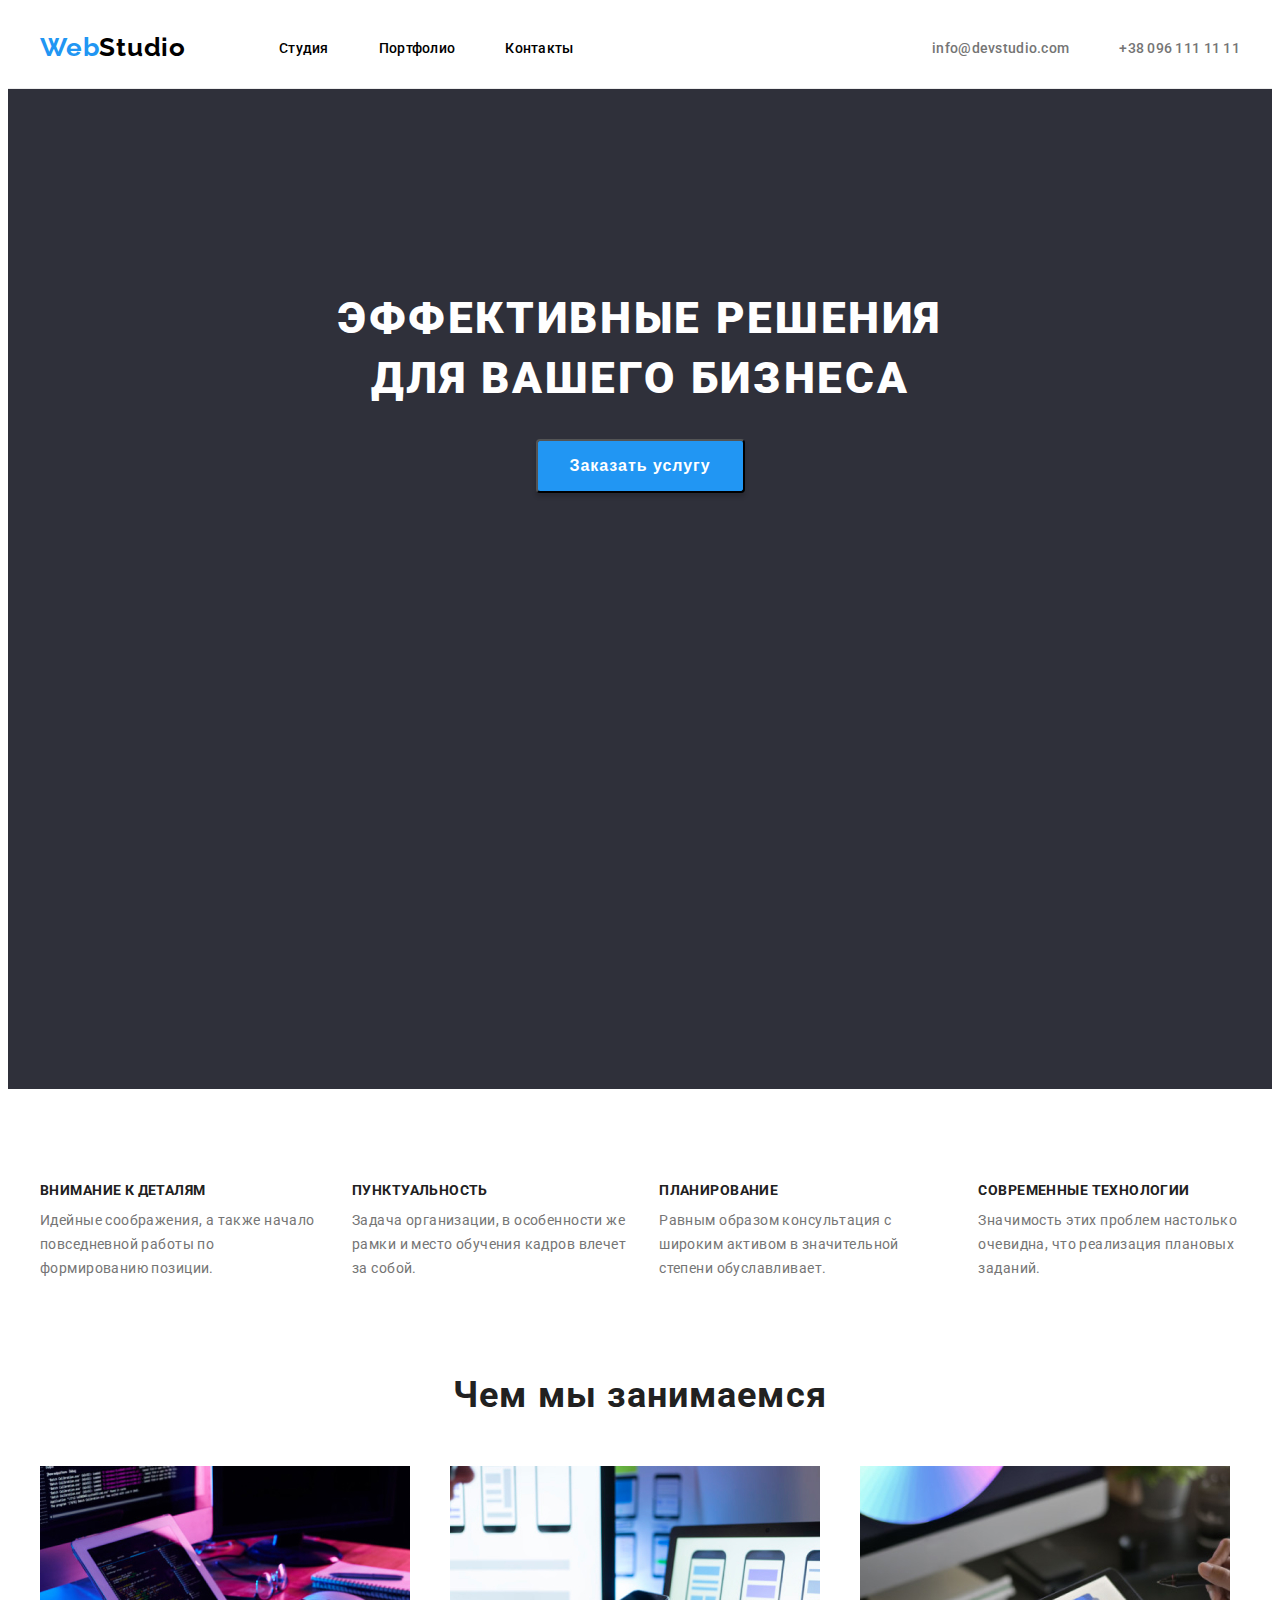
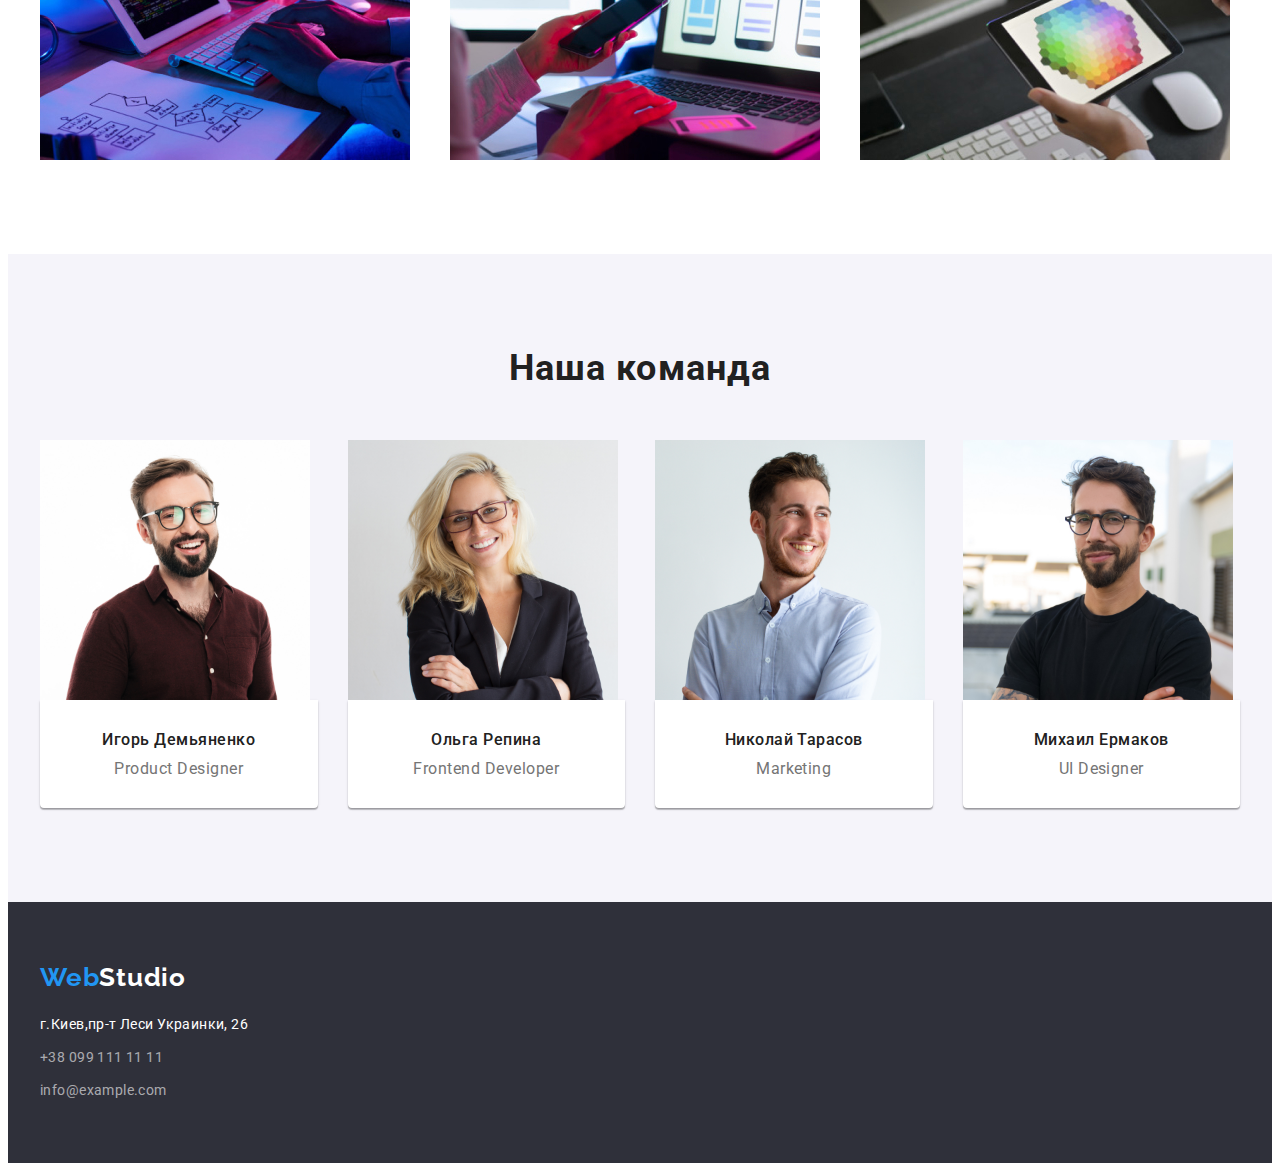
<file: index.html>
<!DOCTYPE html>
<html lang="ru">
<head>
    <meta charset="UTF-8">
    <meta http-equiv="X-UA-Compatible" content="IE=edge">
    <meta name="viewport" content="width=device-width, initial-scale=1.0">
    <title>Веб студия</title>
    <link rel="preconnect" href="https://fonts.gstatic.com">
    <link href="https://fonts.googleapis.com/css2?family=Raleway:wght@700&family=Roboto:wght@400;500;700;900&display=swap"
        rel="stylesheet">
    <link rel="stylesheet" href="https://cdnjs.cloudflare.com/ajax/libs/modern-normalize/1.0.0/modern-normalize.min.css"
        integrity="sha512-ISS7cAi1PEhQ8jnbJpJZMd29NlhNj4AWYyLOSp2CE/CsHxTCu+r+t0D2yoJudVrd0/8fTVPUVDzY5Tvli75u/g=="
        crossorigin="anonymous" />
    <link rel="stylesheet" href="./css/style.css">

</head>
<body>
    <!-- header -->
    <header class="header">
        <div class="container header-container">
            <nav class="navigation">
                <a href="./index.html" class="logo-text-header link"><span class="logo-blue">Web</span>Studio<span></a>
            
                <ul class="menu list">
                    <li class="menu-item">
                        <a class="menu-link  link" href="index.html">Студия</a>
                    </li>
                    <li class="menu-item">
                        <a class="menu-link link " href="./portfolio.html">Портфолио</a>
                    </li>
                    <li class="menu-item">
                        <a class="menu-link  link" href="">Контакты</a>
                    </li>
                </ul>
            </nav>
            
            <ul class="menu">
                <li class="menu-item list">
                    <a class="mail-link link" href="mailto:info@devstudio.com">info@devstudio.com</a>
                </li>
                <li class="menu-item list">
                    <a class="tel-link link" href="tel:+380961111111">+38 096 111 11 11</a>
                </li>
            </ul>
        </div>
       
    </header>
    <main>
        <!-- HERO -->
        <section class="hero works">
            <div class="container">
                <h1 class="hero-title">Эффективные решения</br> для вашего бизнеса</h1>
                <button class="modal-bth" type="button">Заказать услугу</button>

            </div>
              
        </section>
                <!-- Features -->

        <section class="features section-p">
                <div class="container ">
                    <h2 hidden>Особености</h2>
                    <ul class="features-list list ">
                        <li class="features-list-item">
                            <h3 class="features-title">Внимание к деталям</h3>
                            <p class="features-text">Идейные соображения, а также начало повседневной работы по формированию позиции.</p>
                        </li>
                        <li class="features-list-item">
                            <h3 class="features-title">Пунктуальность</h3>
                            <p class="features-text">Задача организации, в особенности же рамки и место обучения кадров влечет за собой.</p>
                        </li>
                        <li class="features-list-item">
                            <h3 class="features-title">Планирование </h3>
                            <p class="features-text">Равным образом консультация с широким активом в значительной степени обуславливает.</p>
                        </li>
                        <li class="features-list-item">
                            <h3 class="features-title">Современные технологии </h3>
                            <p class="features-text">Значимость этих проблем настолько очевидна, что реализация плановых заданий.</p>
                        </li>
                    </ul>
                </div>
              
        </section>

        <!-- Work -->
        <section class="work section">
            <div class="container">
                <h2 class="title team-title-web">Чем мы занимаемся</h2>
                <ul class="work-img-list list">
                    <li class="work-img-item">
                        <img class="work-img-item-img" src="./images/about/gallery-img-1.jpg" alt="набираем код" width="370"
                            height="294">
                    </li>
                    <li class="work-img-item">
                        <img class="work-img-item-img" src="./images/about/gallery-img-2.jpg" alt="проверяем роботу телефона"
                            width="370" height="294">
                    </li>
                    <li class="work-img-item">
                        <img class="work-img-item-img" src="./images/about/gallery-img-3.jpg" alt="смотрим на екран телефона"
                            width="370" height="294">
                    </li>
                </ul>
            </div>
           
        </section>

        <!--===================team===================== -->
        <section class="team our section">
            <div class="container">
                <h2 class="title team-title-web">Наша команда</h2>
                <ul class="team-title-list list">
                    <li class="team-img-list">
                        <img class="team-img-list-img" src="./images/team/team-1.jpg" alt="фотография члена команды" width="270"
                            height="260">
                         <div class="team-img-list-img-content">
                        <h3 class="team-title">Игорь Демьяненко</h3>
                        <p class="team-text">Product Designer</p>
                        </div>
                    </li>
                    <li class="team-img-list">
                        <img class="team-img-list-img" src="./images/team/team-2.jpg" alt="фотография члена команды" width="270"
                            height="260">
                         <div class="team-img-list-img-content">
                        <h3 class="team-title">Ольга Репина</h3>
                        <p class="team-text">Frontend Developer</p>
                        </div>
                    </li>
                    <li class="team-img-list">
                        <img class="team-img-list-img" src="./images/team/team-3.jpg" alt="фотография члена команды" width="270"
                            height="260">
                         <div class="team-img-list-img-content">
                        <h3 class="team-title">Николай Тарасов</h3>
                        <p class="team-text">Marketing</p>
                        </div>
                    </li>
                    <li class="team-img-list">
                        <img class="team-img-list-img" src="./images/team/team-4.jpg" alt="фотография члена команды" width="270"
                            height="260">
                         <div class="team-img-list-img-content">
                        <h3 class="team-title">Михаил Ермаков</h3>
                        <p class="team-text">UI Designer</p>
                        </div>
                    </li>
                </ul>
            </div>
           
        </section>
    </main>

    <!-- ================footer================== -->
    <footer class="footer page">
        <div class="container">
            <a href="./index.html" class="logo-text link"><span class="logo-blue">Web</span>Studio</a>
            <address class="address">
                <ul class="address-list list">
                    <li class="address-item ">
                        <a class="address-link link" href="https://goo.gl/maps/2toGWqA8cuvXgjS56" target="_blank"
                            rel="noopener norefferer">г.Киев,пр-т Леси
                            Украинки, 26</a>
                    </li>
                    <li class="address-item">
                        <a class="address-tel-link link " href="tel:+380991111111">+38 099 111 11 11</a>
                    </li>
                    <li class="address-item">
                        <a class="address-mail-link link" href="mailto:info@example.com">info@example.com</a>
                    </li>
                </ul>
        </div>
        </address>
    </footer>
<!-- ================ end footer================== -->
</body>
</html>
</file>
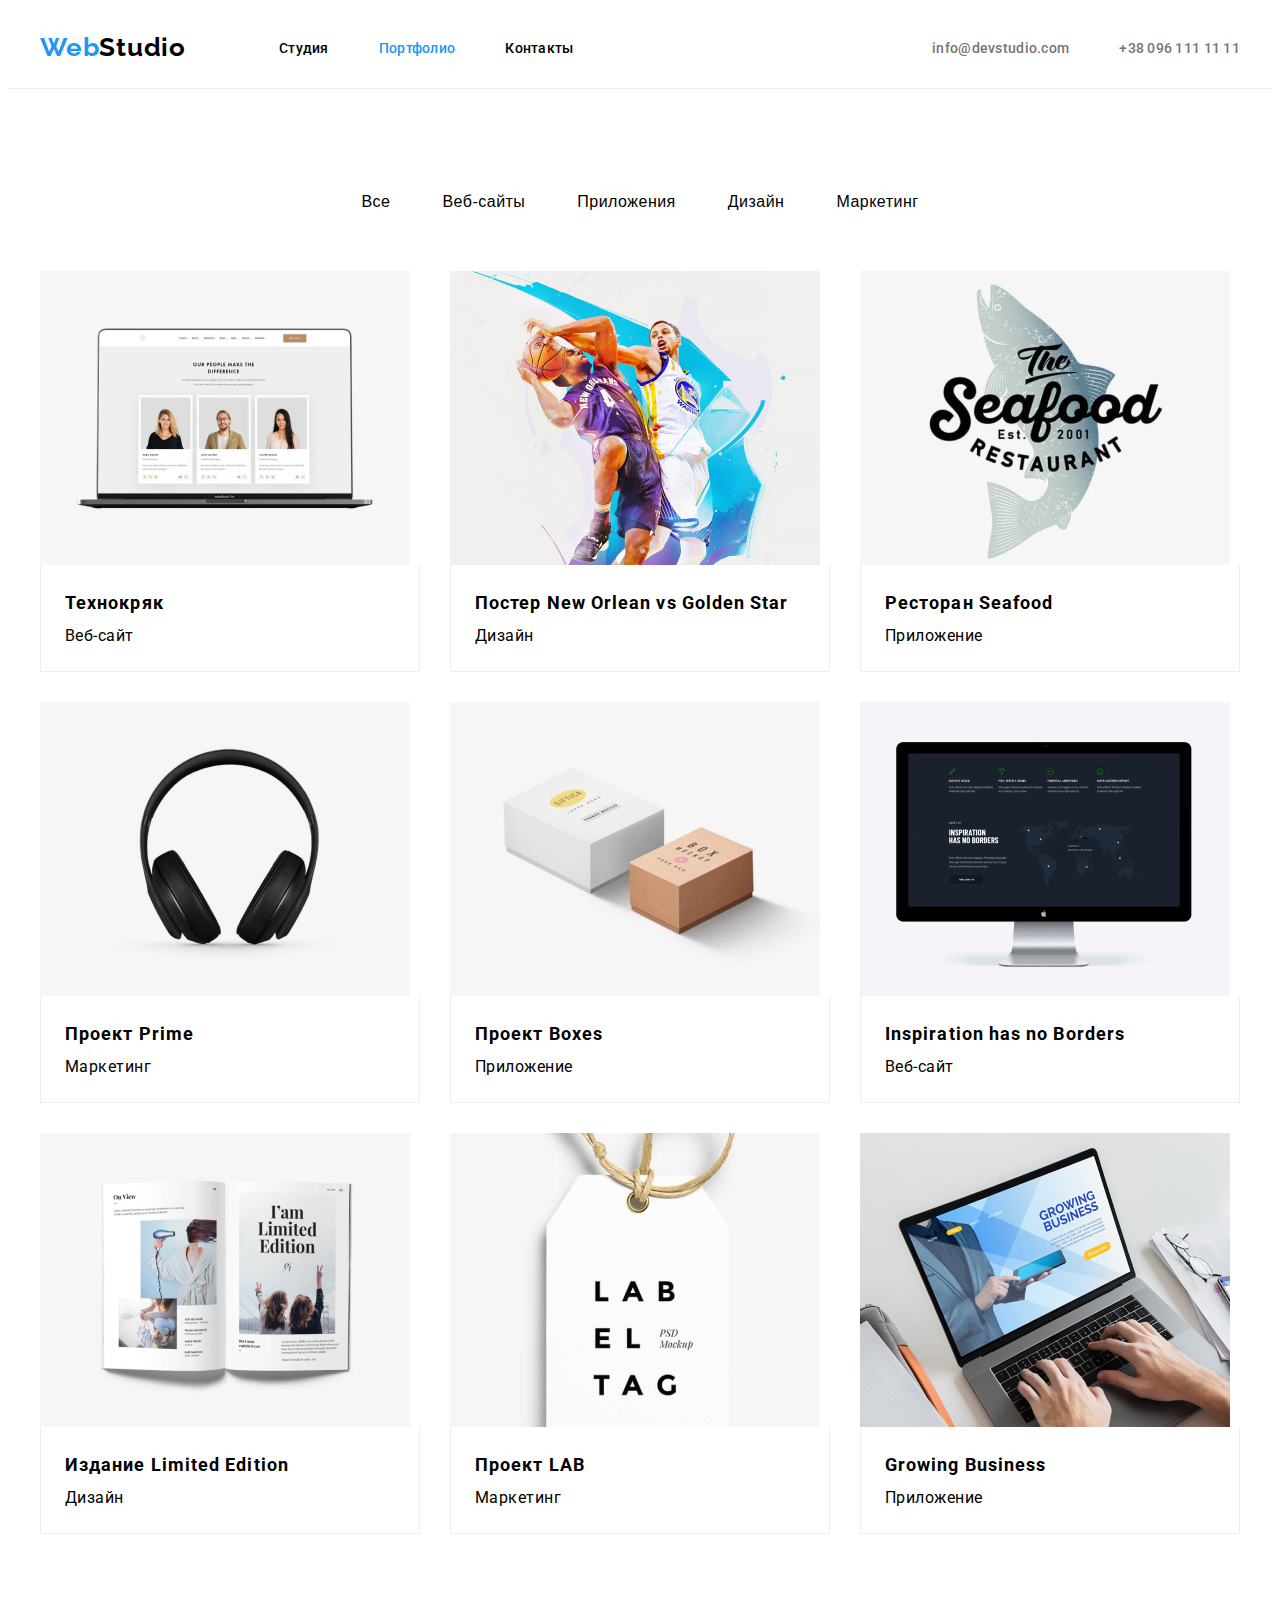
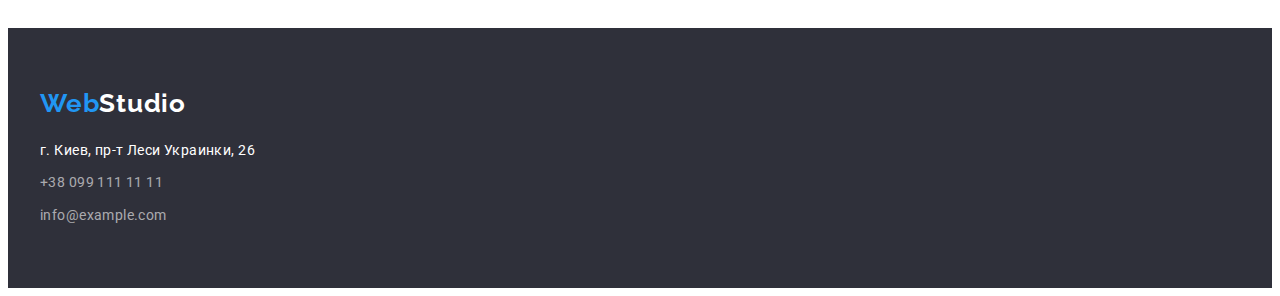
<file: portfolio.html>
<!DOCTYPE html>
<html lang="ru">
<head>
    <meta charset="UTF-8">
    <meta http-equiv="X-UA-Compatible" content="IE=edge">
    <meta name="viewport" content="width=device-width, initial-scale=1.0">
    <title>Портфолио</title>
    <link rel="preconnect" href="https://fonts.gstatic.com">
    <link href="https://fonts.googleapis.com/css2?family=Raleway:wght@700&family=Roboto:wght@400;500;700&display=swap"
     rel="stylesheet">
    <link rel="stylesheet" href="https://cdnjs.cloudflare.com/ajax/libs/modern-normalize/1.0.0/modern-normalize.min.css"
        integrity="sha512-ISS7cAi1PEhQ8jnbJpJZMd29NlhNj4AWYyLOSp2CE/CsHxTCu+r+t0D2yoJudVrd0/8fTVPUVDzY5Tvli75u/g=="
        crossorigin="anonymous" />
    <link rel="stylesheet" href="./css/style.css">
</head>
<body>
    <!-- ======================header===============================-->
    <header class="header font">
        <div class="container header-container">
        <nav class="navigation">
            <a href="./index.html" class="logo-text-header link"><span class="logo-blue">Web</span>Studio</a>
            <ul class="menu list">
                <li class="menu-item">
                    <a class="menu-link link" href="index.html">Студия</a>
                </li>
                <li class="menu-item">
                    <a class="menu-link current link " href="./portfolio.html">Портфолио</a>
                </li>
                <li class="menu-item">
                    <a class="menu-link link" href="">Контакты</a>
                </li>
            </ul>
        </nav>
    
        <ul class="menu">
            <li class="menu-item list">
                <a class="mail-link link" href="mailto:info@devstudio.com">info@devstudio.com</a>
            </li>
            <li class="menu-item list">
                <a class="tel-link link" href="tel:+380961111111">+38 096 111 11 11</a>
            </li>
        </ul>
        </div>
    </header>
<!-- ======================main==================== -->
        <main class="main">
        <section class="filters section">
            <div class="container">
                <h1 hidden>Проекты</h1>
                    <ul class="filters-list list">
                        <li class="filters-item">
                            <button class="filters-item-bth" type="button">Все</button>
                        </li>
                        <li class="filters-item">
                            <button class="filters-item-bth" type="button">Веб-сайты</button> 
                        </li>
                        <li class="filters-item">
                            <button class="filters-item-bth" type="button">Приложения</button>
                        </li>
                        <li class="filters-item">
                            <button class="filters-item-bth" type="button">Дизайн</button>
                        </li>
                        <li class="filters-item">
                            <button class="filters-item-bth" type="button">Маркетинг</button>
                        </li>
                    </ul>
                
                </nav>

                <ul class="projects list ">
                    <li class="projects-list ">
                        <img class="project-link-img" src="./images/portfolio/portfolio-img-1.jpg" alt="сайт" width="370" height="294">
                        <div class="project-content-list">
                        <h2 class="project-title">Технокряк</h2>
                         <p class="description">Веб-сайт</p>
                        </div>
                    </li>
                        
                        
                    <li class="projects-list">
                        <img class="project-link-img" src="./images/portfolio/portfolio-img-2.jpg" alt="постер команд" width="370" height="294">
                        <div class="project-content-list">
                        <h2 class="project-title">Постер New Orlean vs Golden Star</h2>
                        <p class="description">Дизайн</p>
                        </div>
                    </li>
                    <li class="projects-list">
                        <img class="project-link-img" src="./images/portfolio/portfolio-img-3.jpg" alt="ресторан" width="370" height="294">
                        <div class="project-content-list">
                        <h2 class="project-title">Ресторан Seafood</h2>
                        <p class="description">Приложение</p>
                        </div>
                    </li>
                    <li class="projects-list">
                        <img class="project-link-img" src="./images/portfolio/portfolio-img-4.jpg" alt="наушники" width="370" height="294">
                       <div class="project-content-list">
                        <h2 class="project-title">Проект Prime</h2>
                        <p class="description">Маркетинг</p>
                        </div>
                    </li>
                    <li class="projects-list">
                        <img class="project-link-img" src="./images/portfolio/portfolio-img-5.jpg" alt="проекты" width="370" height="294">
                        <div class="project-content-list">
                        <h2 class="project-title">Проект Boxes</h2>
                        <p class="description">Приложение</p>
                        </div>
                    </li>
                    <li class="projects-list">
                        <img class="project-link-img" src="./images/portfolio/portfolio-img-6.jpg" alt="компьютер" width="370" height="294">
                       <div class="project-content-list">
                        <h2 class="project-title">Inspiration has no Borders</h2>
                        <p class="description">Веб-сайт</p>
                        </div>
                    </li>
                    <li class="projects-list">
                        <img class="project-link-img" src="./images/portfolio/portfolio-img-7.jpg" alt="книга" width="370" height="294">
                       <div class="project-content-list">
                        <h2 class="project-title">Издание Limited Edition</h2>
                        <p class="description">Дизайн</p>
                        </div>
                    </li>
                    <li class="projects-list">
                        <img class="prjoject-link-img" src="./images/portfolio/portfolio-img-8.jpg" alt="проекты" width="370" height="294">
                       <div class="project-content-list">
                        <h2 class="project-title">Проект LAB</h2>
                        <p class="description">Маркетинг</p>
                        </div>
                    </li>
                    <li class="projects-list">
                        <img class="project-link-img" src="./images/portfolio/portfolio-img-9.jpg" alt="приложения" width="370" height="294">
                       <div class="project-content-list">
                        <h2 class="project-title">Growing Business</h2>
                        <p class="description">Приложение</p>
                        </div>
                    </li>
                </ul>
            </div>



            </section>
           
        </main>
        <!-- ===================footer==================== -->
        <footer class="footer page">
            <div class="container">
            <a href="./index.html" class="logo-text link"><span class="logo-blue">Web</span>Studio</a>
            <address class="address">
        
                <ul class="address-list list">
                    <li class="address-item ">
                        <a class="address-link link" href="https://goo.gl/maps/2toGWqA8cuvXgjS56" target="_blank"
                            rel="noopener norefferer">г. Киев, пр-т Леси
                            Украинки, 26</a>
                    </li>
                    <li class="address-item">
                        <a class="address-tel-link link " href="tel:+380991111111">+38 099 111 11 11</a>
                    </li>
                    <li class="address-item">
                        <a class="address-mail-link link" href="mailto:info@example.com">info@example.com</a>
                    </li>
                </ul>
            </address>
            </div>
        </footer>
</body>
</html>
</file>
<file: css/style.css>
:root {
  --main-font: "Roboto", sans-serif;
  --accent-color: #2196f3;
  --title-text-color: black;
  --primary-white-color: white;
  --primary-text-color:black;
  --secondary-blue-color:#2196f3;
  --primary-secondary-color:#757575;
  --border-color:#ECECEC;
}

h1,
h2,
h3, 
h4,
h5,
h6,
p {
   margin-top: 0;
   margin-bottom: 0;
}

ul,
ol {
  margin-top: 0;
  margin-bottom: 0;
  padding-left: 0;
}


img{ display: block;}

.list {
  list-style: none;
}

.link {
  text-decoration: none;
}

.section{
   padding-top: 94px;
   padding-bottom: 94px;
}
.section-p{
   padding-top: 94px;
}
.container{
  width: 1200px;
  padding-left: 15px;
  padding-right: 15px;
  margin: 0 auto;
}

body {
  background-color: #FFFFFF;
  font-family: var(--main-font);
  color: var(--primary-text-color);
  color: var(--title-text-color);
}

/* ============Components=========== */

.title {
  font-size: 36px;
  line-height: 1.16;
  text-align: center;
  letter-spacing: 0.03em;
  color: #212121;
}

/* ===========End Components========== */

/*--------- Header--------- */
.header{
  color: var(--border-color);
  padding-top: 24px;
  padding-bottom: 25px;
  border-bottom: 1px solid; 
}
.header-container{
  display: flex;
  align-items: center;
}

.navigation{
  display: flex;
  align-items: center;
}

.menu{
  display: flex;
  align-items: center;
  margin-left: auto;
}

.logo-text-header{
  margin-right: 93px;
}

.menu-item:not(:last-child){
  margin-right: 50px;
}

.menu .menu-link.current {
   color: var(--accent-color);
}

.logo-blue{
  color: var(--accent-color);
}
.logo-text-header{
 color: var(--primary-text-color); 
font-family:  "Raleway", sans-serif;
font-weight: 700;
font-size: 26px;
line-height: 1.19;
letter-spacing: 0.03em;
}

.menu-link
{
  color: var(--primary-text-color);
  font-weight: 500;
  font-size: 14px;
  line-height: 1.14;
  letter-spacing: 0.02em;
}


.menu-link:hover,
.menu-link:focus {
  color: var(--accent-color);
}

.mail-link{
  color: var(--primary-text-color);
  font-weight: 500;
  font-size: 14px;
  line-height: 1.14;
  letter-spacing: 0.02em;
  color: #757575
  
}

.mail-link:hover,
.mail-link:focus {
  color: var(--accent-color);
}

.tel-link{
  color: var(--primary-text-color);
  font-weight: 500;
  font-size: 14px;
  line-height: 1.14;
  letter-spacing: 0.02em;
  color: #757575;
  
}

.tel-link:hover,
.tel-link:focus {
 color: var(--accent-color);
}

/* -------------end header----------- */

/* ================Hero============== */
.modal-bth {
  font-weight: 700;
  font-size: 16px;
  line-height: 1.87;
  background-color: transparent;
  cursor: pointer;
  letter-spacing: 0.06em;
  border-radius: 4px;
  background: #2196F3;
  box-shadow: 0px 4px 4px rgba(0, 0, 0, 0.15);
  color: white;
  padding: 10px 32px;
  margin-top: 30px;
}


.hero-title {
  max-width: 696px;
  font-weight: 900;
  font-size: 44px;
  line-height: 1.36;
  letter-spacing: 0.06em;
  text-transform: uppercase;
  margin: auto;
  color: var(--primary-white-color);
}

.hero{
   height: 600px;
   left: 0px;
   top: 80px;
   text-align: center;
   margin: 0 auto;
   padding-top: 200px;
   padding-bottom: 200px;


}
/* ==============works============= */
.works{
  background-color: #2F303A;
}


/* ===========Features============= */
.features-title {
  font-weight: 700;
  font-size: 14px;
  line-height: 1.14;
  letter-spacing: 0.03em;
  text-transform: uppercase;
  color: #212121;
}
.features-text {
  font-size: 14px;
  line-height: 1.71;
  letter-spacing: 0.03em;
  color: #757575;
  margin-top: 10px;
}

.container .features-list{
  display: flex;
  align-items: center;
  justify-content: space-between;

}

.features-list-item:not(:last-child){
  margin-right: 30px;
}


/* ===========End Features============= */
/* ==============Work=============== */

.work-img-list{
  display: flex;
  align-items: center;
  flex-wrap: wrap;
  margin-left: -30px;
  margin-top: -30px;
}

.work-img-item{
  flex-basis: calc((100% - 90px) / 3);
  margin-left: 30px;
  margin-top: 30px;
}

/* ===========end-work================== */

/* =============== team============ */

.our{
  background-color: #F5F4FA;
}
.team-title {
  font-weight: 500;
  font-size: 16px;
  line-height: 1.19;
  letter-spacing: 0.03em;
  color: #212121;
  margin-bottom: 10px;
}
.team-title-web{
  margin-bottom: 50px;
}
.team-title-list{
  display: flex;
  flex-wrap: wrap;
  margin-left: -30px;
  margin-top: -30px;
}
.team-img-list-img-content{
  padding: 30px 32px;
  text-align: center;
  background: #FFFFFF;
  box-shadow: 0px 1px 3px rgba(0, 0, 0, 0.12), 0px 1px 1px rgba(0, 0, 0, 0.14), 0px 2px 1px rgba(0, 0, 0, 0.2);
  border-radius: 0px 0px 4px 4px;
}

.team-img-list{
  flex-basis: calc((100% - 120px) / 4);
  margin-left: 30px;
  margin-top: 30px;
}

.team-text {
  font-size: 16px;
  line-height: 1.19;
  letter-spacing: 0.03em;
  color: var(--primary-secondary-color);
}


/* ============End team============ */

/* ========== footer=========== */
.page{
  background-color: #2F303A;
}

.logo-text{
color: var(--primary-white-color);
font-family:  "Raleway", sans-serif;
font-weight: 700;
font-size: 26px;
line-height: 1.19;
letter-spacing: 0.03em;
} 

.address-link {
  font-style: normal;
  font-size: 14px;
  line-height: 1.71;
  letter-spacing: 0.03em;
  color: #FFFFFF;

}
.address-tel-link {
  font-family: "Roboto", sans-serif;
  font-style: normal;
  font-weight: normal;
  font-size: 14px;
  line-height: 1.71;
  letter-spacing: 0.03em;
  color: rgba(255, 255, 255, 0.6);

}
.address-mail-link {
font-style: normal;
font-size: 14px;
line-height: 1.71;
letter-spacing: 0.03em;
 color: rgba(255, 255, 255, 0.6);
}


.footer{
   padding-top: 60px;
   padding-bottom: 60px;
}
.address{
  margin-top: 20px;
}
.address-item:not(:last-child){
  margin-bottom: 9px;
}



 /* ==========end footer=========== */


 /* ============Классы для портфолио============= */

  /* ===============main=================== */

.filters-item-bth{
font-weight: 500;
font-size: 16px;
line-height: 1.62;
letter-spacing: 0.03em;
 cursor: pointer;
 padding: 6px 22px;
 border:transparent;
 background-color: transparent;
}
.filters-item-bth:hover,
.filters-item-bth:focus{
  color: var(--accent-color);
}

.filters-list{
  display: flex;
  justify-content: center;
  margin-bottom: 50px;
  
}
.filters-item:not(:last-child){
  margin-right: 8px;
}
 .project-title{
font-size: 18px;
line-height: 2.0;
letter-spacing: 0.06em;
 }
 .project-content-list{
  padding: 20px 24px;
  border-right: 1px solid #EEEEEE;
  border-left: 1px solid #EEEEEE;
  border-bottom: 1px solid #EEEEEE;
 }
 .projects{
  display: flex;
  flex-wrap: wrap;
   margin-left: -30px;
   margin-top: -30px;
}
 .projects-list{
  flex-basis: calc((100% - 90px) / 3);
  margin-left: 30px;
  margin-top: 30px;
 }

.description{
font-size: 16px;
line-height: 1.87;
letter-spacing: 0.03em;
}
/* ===================== end main==================== */
</file>
